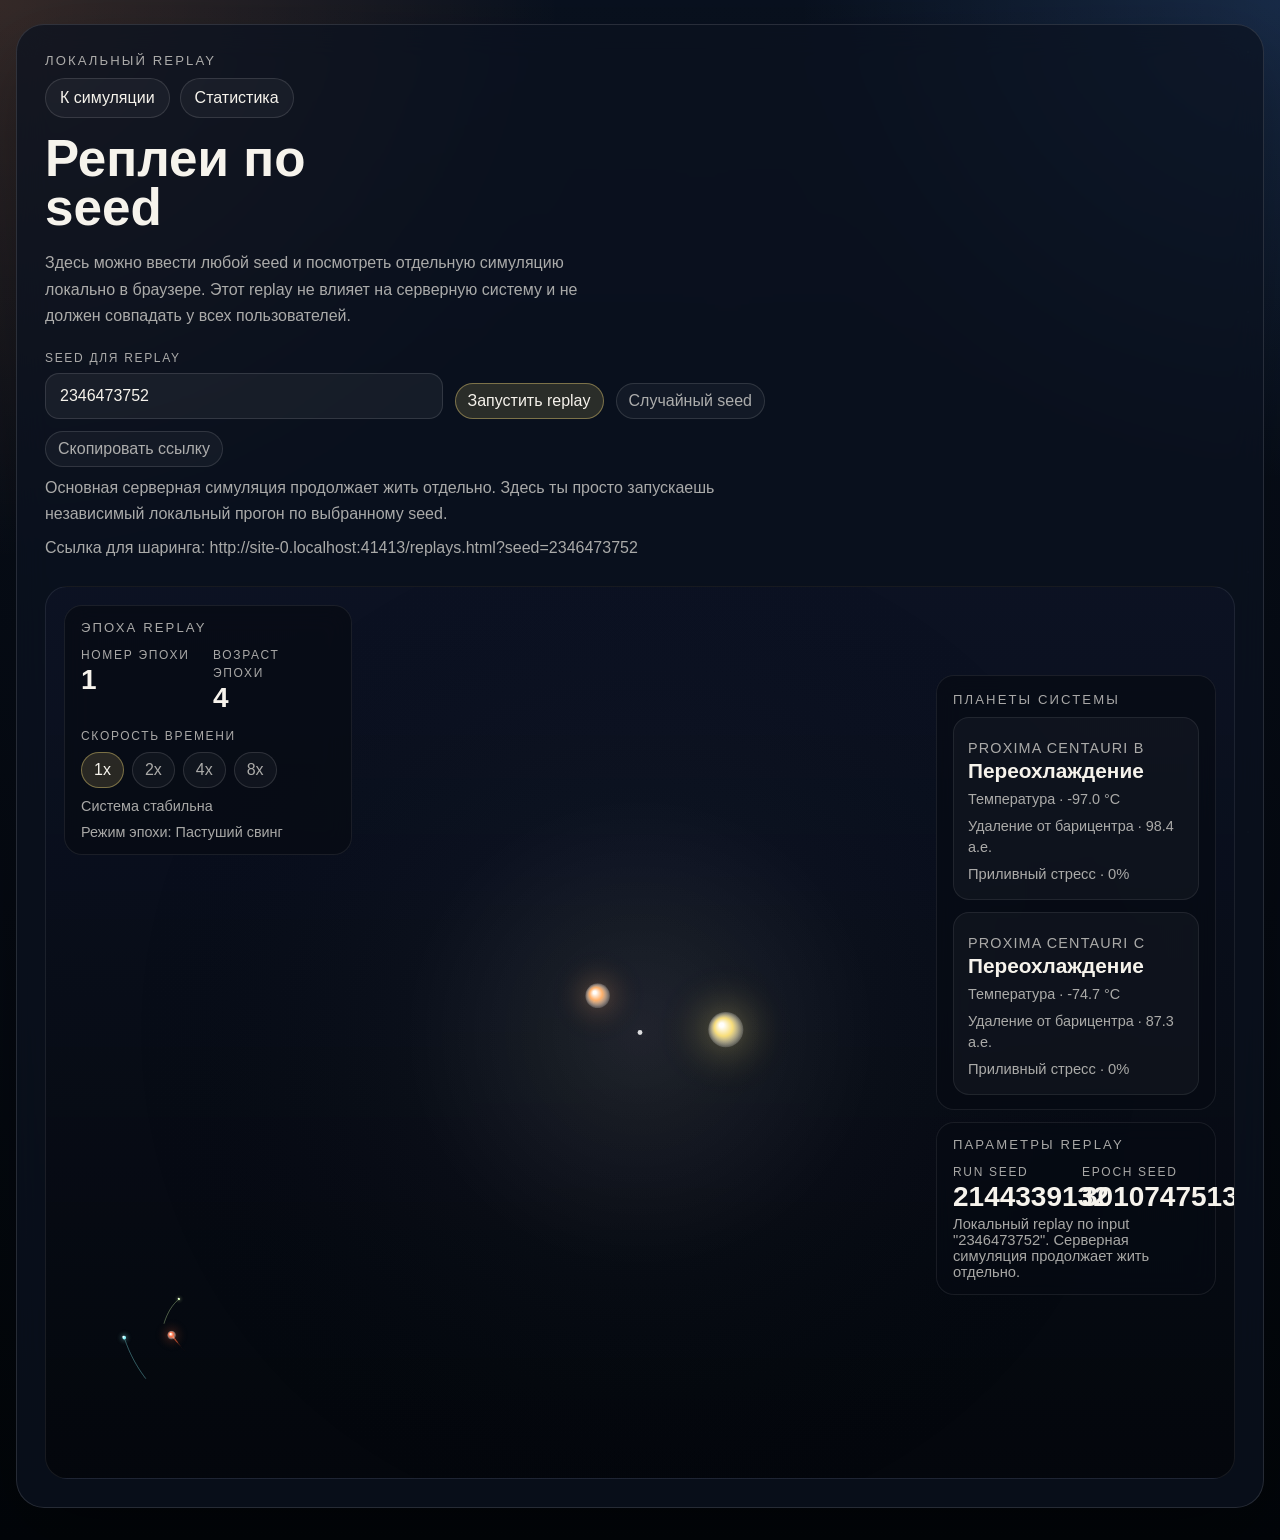
<file: replays.html>
<!doctype html>
<html lang="ru">
  <head>
    <meta charset="UTF-8" />
    <meta name="viewport" content="width=device-width, initial-scale=1.0" />
    <title>Реплеи по seed</title>
    <link rel="stylesheet" href="./styles.css" />
  </head>
  <body>
    <main class="layout">
      <section class="hero">
        <div class="hero-copy">
          <p class="eyebrow">Локальный replay</p>
          <div class="page-actions page-actions-inline">
            <a class="nav-link" href="/">К симуляции</a>
            <a class="nav-link" href="/stats">Статистика</a>
          </div>
          <h1>Реплеи по seed</h1>
          <p class="lead">
            Здесь можно ввести любой seed и посмотреть отдельную симуляцию локально в
            браузере. Этот replay не влияет на серверную систему и не должен
            совпадать у всех пользователей.
          </p>
          <form id="replayForm" class="replay-form">
            <label class="replay-field">
              <span class="stat-label">Seed для replay</span>
              <input
                id="replaySeed"
                class="replay-input"
                type="text"
                name="seed"
                placeholder="Например: 440, ac-proxima, fallingworlds"
                autocomplete="off"
              />
            </label>
            <button id="replayStart" type="submit" class="time-button is-active">
              Запустить replay
            </button>
            <button id="replayRandom" type="button" class="time-button">
              Случайный seed
            </button>
            <button id="replayCopyLink" type="button" class="time-button">
              Скопировать ссылку
            </button>
          </form>
          <p class="replay-hint">
            Основная серверная симуляция продолжает жить отдельно. Здесь ты просто
            запускаешь независимый локальный прогон по выбранному seed.
          </p>
          <p id="replayLegacyWarning" class="replay-warning" hidden></p>
          <p id="replayShareStatus" class="replay-hint"></p>
        </div>

        <div class="scene-frame">
          <canvas id="universe" width="960" height="720" aria-label="Replay симуляции трёх звёзд"></canvas>
          <section class="scene-panel scene-panel-left">
            <p class="eyebrow">Эпоха replay</p>
            <div class="scene-metrics">
              <article class="scene-metric">
                <span class="stat-label">Номер эпохи</span>
                <strong id="epochCount">0</strong>
              </article>
              <article class="scene-metric">
                <span class="stat-label">Возраст эпохи</span>
                <strong id="yearCount">0</strong>
              </article>
            </div>
            <div class="time-controls-block">
              <span class="stat-label">Скорость времени</span>
              <div class="time-controls" aria-label="Скорость времени">
                <button type="button" class="time-button is-active" data-speed="1">1x</button>
                <button type="button" class="time-button" data-speed="2">2x</button>
                <button type="button" class="time-button" data-speed="4">4x</button>
                <button type="button" class="time-button" data-speed="8">8x</button>
              </div>
            </div>
            <p id="systemStatus" class="scene-panel-note">Локальный replay готов</p>
            <p id="regimeLabel" class="scene-panel-note">Режим эпохи: Резонансный дуэт</p>
          </section>
          <aside class="scene-overlay">
            <section class="overlay-card overlay-card-primary">
              <p class="eyebrow">Планеты системы</p>
              <div class="planet-readouts">
                <article class="planet-readout">
                  <p class="planet-readout-title">Proxima Centauri b</p>
                  <strong id="planetBClimateState">Умеренно</strong>
                  <p id="planetBClimateDetail">Температура · +15.0 °C</p>
                  <p id="planetBDistance">Удаление от барицентра · 0.0 а.е.</p>
                  <p id="planetBStress">Приливный стресс · 0%</p>
                </article>
                <article class="planet-readout">
                  <p class="planet-readout-title">Proxima Centauri c</p>
                  <strong id="planetCClimateState">Умеренно</strong>
                  <p id="planetCClimateDetail">Температура · +15.0 °C</p>
                  <p id="planetCDistance">Удаление от барицентра · 0.0 а.е.</p>
                  <p id="planetCStress">Приливный стресс · 0%</p>
                </article>
              </div>
            </section>
            <section class="overlay-card">
              <p class="eyebrow">Параметры replay</p>
              <div class="overlay-metrics">
                <article class="overlay-metric">
                  <span class="stat-label">Run seed</span>
                  <strong id="replayRunSeed">0</strong>
                </article>
                <article class="overlay-metric">
                  <span class="stat-label">Epoch seed</span>
                  <strong id="replayEpochSeed">0</strong>
                </article>
              </div>
              <p id="replayModeNote">Replay работает только в этом браузере.</p>
            </section>
          </aside>
        </div>
      </section>
    </main>

    <script src="./simulation-core.js"></script>
    <script src="./replays.js"></script>
    <script src="./script.js"></script>
  </body>
</html>
</file>
<file: styles.css>
:root {
  --bg-top: #09111f;
  --bg-bottom: #020509;
  --panel: rgba(12, 18, 31, 0.74);
  --panel-border: rgba(255, 255, 255, 0.12);
  --text: #f6f3ec;
  --muted: rgba(246, 243, 236, 0.68);
  --accent-a: #f7dd7a;
  --accent-b: #ffb06a;
  --accent-c: #ff6a3d;
}

* {
  box-sizing: border-box;
}

body {
  margin: 0;
  min-height: 100vh;
  font-family: "Avenir Next", "Segoe UI", "Trebuchet MS", sans-serif;
  color: var(--text);
  background:
    radial-gradient(circle at top left, rgba(255, 155, 82, 0.18), transparent 28%),
    radial-gradient(circle at top right, rgba(94, 161, 255, 0.18), transparent 24%),
    linear-gradient(180deg, var(--bg-top), var(--bg-bottom));
}

body::before {
  content: "";
  position: fixed;
  inset: 0;
  pointer-events: none;
  opacity: 0.32;
  background-image:
    radial-gradient(circle at 20% 30%, rgba(255, 255, 255, 0.8) 0 1px, transparent 1.5px),
    radial-gradient(circle at 80% 20%, rgba(255, 255, 255, 0.6) 0 1px, transparent 1.5px),
    radial-gradient(circle at 70% 70%, rgba(255, 255, 255, 0.7) 0 1px, transparent 1.5px),
    radial-gradient(circle at 35% 80%, rgba(255, 255, 255, 0.75) 0 1px, transparent 1.5px);
  background-size: 260px 260px;
}

.layout {
  position: relative;
  width: min(1580px, calc(100vw - 32px));
  margin: 0 auto;
  padding: 24px 0 32px;
}

.hero {
  backdrop-filter: blur(16px);
  background: var(--panel);
  border: 1px solid var(--panel-border);
  border-radius: 28px;
  box-shadow: 0 30px 80px rgba(0, 0, 0, 0.3);
  padding: 28px;
}

.hero-copy {
  max-width: 720px;
}

.eyebrow {
  margin: 0 0 10px;
  font-size: 0.82rem;
  letter-spacing: 0.16em;
  text-transform: uppercase;
  color: var(--muted);
}

h1,
h2,
h3 {
  margin: 0;
  font-family: "Arial Rounded MT Bold", "Avenir Next Condensed", "Trebuchet MS", sans-serif;
  font-weight: 700;
}

h1 {
  max-width: 12ch;
  font-size: clamp(2.4rem, 4vw, 4.6rem);
  line-height: 0.96;
}

.lead {
  margin: 18px 0 0;
  max-width: 62ch;
  font-size: 1rem;
  line-height: 1.65;
  color: var(--muted);
}

.stat-label {
  font-size: 0.75rem;
  letter-spacing: 0.14em;
  text-transform: uppercase;
  color: var(--muted);
}

.scene-frame {
  position: relative;
  margin-top: 26px;
  border-radius: 22px;
  overflow: hidden;
  background:
    radial-gradient(circle at 50% 50%, rgba(255, 255, 255, 0.06), transparent 32%),
    linear-gradient(180deg, rgba(14, 21, 39, 0.7), rgba(4, 7, 12, 0.95));
  border: 1px solid rgba(255, 255, 255, 0.08);
}

#universe {
  display: block;
  width: 100%;
  aspect-ratio: 4 / 3;
}

.scene-overlay {
  position: absolute;
  top: 88px;
  right: 18px;
  display: grid;
  gap: 12px;
  width: min(280px, calc(100% - 36px));
}

.civilization-banner {
  position: absolute;
  top: 18px;
  left: 50%;
  z-index: 3;
  width: min(460px, calc(100% - 180px));
  padding: 14px 18px;
  border-radius: 999px;
  background: rgba(7, 11, 19, 0.82);
  border: 1px solid rgba(255, 255, 255, 0.12);
  backdrop-filter: blur(12px);
  text-align: center;
  font-size: 0.98rem;
  color: var(--text);
  box-shadow: 0 16px 40px rgba(0, 0, 0, 0.28);
  transform: translateX(-50%);
}

.scene-panel {
  position: absolute;
  z-index: 2;
  border-radius: 18px;
  background: rgba(7, 11, 19, 0.74);
  border: 1px solid rgba(255, 255, 255, 0.08);
  backdrop-filter: blur(12px);
}

.scene-panel-left {
  top: 18px;
  left: 18px;
  width: min(288px, calc(100% - 36px));
  padding: 14px 16px;
}

.scene-metrics {
  display: grid;
  grid-template-columns: repeat(2, minmax(0, 1fr));
  gap: 10px;
}

.scene-metric {
  min-width: 0;
}

.scene-metric strong,
.overlay-card .overlay-metric strong {
  display: block;
  margin-top: 4px;
  font-family: "Arial Rounded MT Bold", "Avenir Next Condensed", "Trebuchet MS", sans-serif;
  font-size: 1.75rem;
  line-height: 0.95;
}

.scene-panel-note {
  margin: 10px 0 0;
  color: var(--muted);
  font-size: 0.9rem;
}

.time-controls-block {
  margin-top: 14px;
}

.time-controls {
  display: inline-flex;
  gap: 8px;
  margin-top: 8px;
}

.time-button {
  padding: 8px 12px;
  border: 1px solid rgba(255, 255, 255, 0.12);
  border-radius: 999px;
  background: rgba(255, 255, 255, 0.04);
  color: var(--muted);
  font: inherit;
  cursor: pointer;
  transition:
    color 160ms ease,
    border-color 160ms ease,
    background 160ms ease;
}

.time-button.is-active {
  color: var(--text);
  border-color: rgba(247, 221, 122, 0.4);
  background: rgba(247, 221, 122, 0.14);
}

.civilization-banner.is-burn {
  border-color: rgba(255, 132, 72, 0.42);
  box-shadow: 0 16px 40px rgba(255, 132, 72, 0.16);
}

.civilization-banner.is-freeze {
  border-color: rgba(145, 209, 255, 0.42);
  box-shadow: 0 16px 40px rgba(145, 209, 255, 0.16);
}

.civilization-banner.is-rebirth {
  border-color: rgba(247, 221, 122, 0.42);
  box-shadow: 0 16px 40px rgba(247, 221, 122, 0.16);
}

.overlay-card {
  padding: 14px 16px;
  border-radius: 18px;
  background: rgba(7, 11, 19, 0.7);
  border: 1px solid rgba(255, 255, 255, 0.08);
  backdrop-filter: blur(12px);
}

.overlay-card strong {
  display: block;
  margin-top: 2px;
  font-family: "Arial Rounded MT Bold", "Avenir Next Condensed", "Trebuchet MS", sans-serif;
  font-size: 1.3rem;
}

.overlay-card-primary {
  padding-top: 16px;
}

.planet-readouts {
  display: grid;
  gap: 12px;
}

.planet-readout {
  padding: 14px;
  border-radius: 16px;
  background: rgba(255, 255, 255, 0.035);
  border: 1px solid rgba(255, 255, 255, 0.08);
}

.planet-readout-title {
  margin: 0 0 8px;
  font-size: 0.86rem;
  letter-spacing: 0.08em;
  text-transform: uppercase;
  color: var(--muted);
}

.planet-readout strong {
  display: block;
  margin-top: 0;
}

.planet-readout p:last-child,
.planet-readout p {
  margin: 6px 0 0;
  color: var(--muted);
  font-size: 0.9rem;
  line-height: 1.45;
}

.overlay-metrics {
  display: grid;
  grid-template-columns: repeat(2, minmax(0, 1fr));
  gap: 12px;
  margin-top: 2px;
}

.overlay-divider {
  height: 1px;
  margin: 14px 0 12px;
  background: linear-gradient(90deg, rgba(255, 255, 255, 0.12), rgba(255, 255, 255, 0.03));
}

.page-header {
  display: flex;
  align-items: flex-start;
  justify-content: space-between;
  gap: 18px;
}

.page-header-copy {
  max-width: 760px;
}

.page-actions {
  display: flex;
  align-items: center;
  gap: 10px;
}

.page-actions-inline {
  margin-bottom: 16px;
  justify-content: flex-start;
}

.replay-form {
  display: flex;
  flex-wrap: wrap;
  gap: 12px;
  align-items: flex-end;
  margin-top: 22px;
}

.replay-field {
  display: grid;
  gap: 8px;
  flex: 1 1 320px;
  min-width: min(320px, 100%);
}

.replay-input {
  min-height: 46px;
  padding: 11px 14px;
  border: 1px solid rgba(255, 255, 255, 0.12);
  border-radius: 14px;
  background: rgba(255, 255, 255, 0.05);
  color: var(--text);
  font: inherit;
}

.replay-input::placeholder {
  color: rgba(246, 243, 236, 0.42);
}

.replay-input:focus {
  outline: none;
  border-color: rgba(247, 221, 122, 0.42);
  box-shadow: 0 0 0 3px rgba(247, 221, 122, 0.12);
}

.replay-hint {
  margin: 8px 0 0;
  color: var(--muted);
  line-height: 1.6;
}

.replay-warning {
  margin: 12px 0 0;
  padding: 12px 14px;
  border-radius: 16px;
  background: rgba(255, 176, 106, 0.12);
  border: 1px solid rgba(255, 176, 106, 0.26);
  color: #ffe4c7;
  line-height: 1.55;
}

.overlay-metric {
  min-width: 0;
}

.nav-link {
  display: inline-flex;
  align-items: center;
  justify-content: center;
  min-height: 40px;
  padding: 8px 14px;
  border-radius: 999px;
  border: 1px solid rgba(255, 255, 255, 0.12);
  background: rgba(255, 255, 255, 0.04);
  color: var(--text);
  text-decoration: none;
  transition:
    color 160ms ease,
    border-color 160ms ease,
    background 160ms ease;
}

.nav-link:hover,
.time-button:hover {
  color: var(--text);
  border-color: rgba(247, 221, 122, 0.36);
  background: rgba(247, 221, 122, 0.12);
}

.stats-shell {
  display: grid;
  gap: 22px;
}

.stats-grid {
  display: grid;
  grid-template-columns: repeat(4, minmax(0, 1fr));
  gap: 14px;
}

.stats-grid-three {
  grid-template-columns: repeat(3, minmax(0, 1fr));
}

.stats-card {
  padding: 18px;
  border-radius: 20px;
  background: rgba(7, 11, 19, 0.66);
  border: 1px solid rgba(255, 255, 255, 0.08);
  backdrop-filter: blur(12px);
}

.stats-card strong {
  display: block;
  margin-top: 8px;
  font-family: "Arial Rounded MT Bold", "Avenir Next Condensed", "Trebuchet MS", sans-serif;
  font-size: clamp(1.9rem, 3vw, 2.8rem);
  line-height: 0.95;
}

.stats-split {
  display: grid;
  grid-template-columns: repeat(2, minmax(0, 1fr));
  gap: 14px;
}

.stats-detail-card {
  min-height: 142px;
}

.stats-detail {
  margin: 12px 0 0;
  color: var(--muted);
  line-height: 1.5;
}

.stats-panel {
  padding: 18px;
}

.stats-panel-header {
  display: flex;
  align-items: flex-start;
  justify-content: space-between;
  gap: 12px;
}

.stats-generated {
  margin: 8px 0 0;
  color: var(--muted);
}

.reason-list {
  display: grid;
  gap: 10px;
}

.reason-item {
  padding: 14px;
  border-radius: 16px;
  background: rgba(255, 255, 255, 0.035);
  border: 1px solid rgba(255, 255, 255, 0.07);
}

.reason-item-head {
  display: flex;
  align-items: flex-start;
  justify-content: space-between;
  gap: 12px;
}

.reason-item-head strong {
  font-size: 1rem;
  line-height: 1.4;
}

.reason-item-head span {
  display: inline-flex;
  align-items: center;
  justify-content: center;
  min-width: 34px;
  min-height: 34px;
  padding: 0 10px;
  border-radius: 999px;
  background: rgba(247, 221, 122, 0.12);
  color: var(--accent-a);
  font-family: "Arial Rounded MT Bold", "Avenir Next Condensed", "Trebuchet MS", sans-serif;
}

.reason-item p {
  margin: 8px 0 0;
  color: var(--muted);
}

.epoch-history {
  display: grid;
  gap: 14px;
}

.epoch-record {
  padding: 16px;
  border-radius: 18px;
  background:
    radial-gradient(circle at top right, rgba(255, 176, 106, 0.08), transparent 32%),
    rgba(255, 255, 255, 0.03);
  border: 1px solid rgba(255, 255, 255, 0.08);
}

.epoch-record-head {
  display: flex;
  align-items: flex-start;
  justify-content: space-between;
  gap: 12px;
}

.epoch-record-head strong {
  margin-top: 2px;
  display: block;
  font-size: 1.45rem;
}

.epoch-badge {
  display: inline-flex;
  align-items: center;
  justify-content: center;
  min-height: 34px;
  padding: 6px 12px;
  border-radius: 999px;
  background: rgba(255, 255, 255, 0.05);
  color: var(--muted);
}

.epoch-record-reason {
  margin: 12px 0 0;
  font-size: 1rem;
}

.epoch-record-actions {
  display: flex;
  align-items: center;
  gap: 10px;
  margin-top: 14px;
}

.epoch-record-host {
  margin: 10px 0 0;
  color: var(--accent-a);
  font-size: 0.9rem;
  letter-spacing: 0.04em;
  text-transform: uppercase;
}

.epoch-planets {
  display: grid;
  grid-template-columns: repeat(auto-fit, minmax(220px, 1fr));
  gap: 10px;
  margin-top: 14px;
}

.epoch-planet {
  padding: 12px;
  border-radius: 14px;
  background: rgba(7, 11, 19, 0.6);
  border: 1px solid rgba(255, 255, 255, 0.06);
}

.epoch-planet strong {
  display: block;
  font-size: 1rem;
}

.epoch-planet span {
  display: block;
  margin-top: 4px;
  color: var(--accent-a);
}

.epoch-planet p {
  margin: 8px 0 0;
  color: var(--muted);
  line-height: 1.45;
}

.epoch-civilizations {
  display: grid;
  grid-template-columns: repeat(auto-fit, minmax(180px, 1fr));
  gap: 10px;
  margin-top: 14px;
}

.epoch-civilization {
  padding: 12px;
  border-radius: 14px;
  background: rgba(7, 11, 19, 0.6);
  border: 1px solid rgba(255, 255, 255, 0.06);
}

.epoch-civilization strong {
  display: block;
  font-size: 1rem;
}

.epoch-civilization span {
  display: block;
  margin-top: 4px;
  color: var(--accent-a);
}

.epoch-civilization p {
  margin: 8px 0 0;
  color: var(--muted);
  line-height: 1.45;
}

.stats-empty {
  margin: 0;
  color: var(--muted);
  line-height: 1.6;
}

@media (max-width: 1080px) {
  .stats-grid {
    grid-template-columns: repeat(2, minmax(0, 1fr));
  }

  .stats-grid-three {
    grid-template-columns: 1fr;
  }

  .stats-split {
    grid-template-columns: 1fr;
  }
}

@media (max-width: 760px) {
  .page-header {
    flex-direction: column;
  }

  .page-actions {
    width: 100%;
    justify-content: flex-start;
    flex-wrap: wrap;
  }

  .replay-form {
    flex-direction: column;
    align-items: stretch;
  }

  .replay-field {
    min-width: 0;
  }

  .stats-grid {
    grid-template-columns: 1fr;
  }
}

.civilization-death-notice {
  margin: 12px 0 0;
  padding: 9px 12px;
  border-radius: 999px;
  background: rgba(255, 96, 72, 0.12);
  border: 1px solid rgba(255, 96, 72, 0.22);
  color: #ffd6ce;
  font-size: 0.84rem;
  letter-spacing: 0.04em;
  text-transform: uppercase;
}

.overlay-card p:last-child {
  margin: 6px 0 0;
  color: var(--muted);
  font-size: 0.92rem;
}

.epoch-ranking {
  margin: 0;
  padding-left: 20px;
  display: grid;
  gap: 10px;
  color: var(--muted);
  font-size: 0.92rem;
}

.epoch-ranking li::marker {
  color: rgba(255, 255, 255, 0.55);
  font-variant-numeric: tabular-nums;
}

.epoch-ranking-empty {
  list-style: none;
  margin-left: -22px;
}

.epoch-ranking strong {
  color: var(--text);
  font-weight: 700;
}

.epoch-ranking p,
.epoch-ranking span {
  display: block;
}

.epoch-ranking p {
  margin: 4px 0 0;
  color: var(--text);
  font-size: 0.88rem;
}

.epoch-ranking span {
  margin-top: 3px;
  color: var(--muted);
  font-size: 0.82rem;
}

@media (max-width: 1080px) {
  .hero {
    padding: 22px;
  }
}

@media (max-width: 640px) {
  .layout {
    width: min(100vw - 20px, 100%);
    padding: 10px 0 24px;
  }

  .hero {
    border-radius: 22px;
  }

  h1 {
    font-size: 2.35rem;
  }

  .scene-overlay {
    position: static;
    width: 100%;
    margin: 12px 0 0;
  }

  .civilization-banner {
    top: 14px;
    width: min(calc(100% - 24px), 460px);
  }

  .scene-panel-left {
    top: 14px;
    left: 14px;
    width: min(248px, calc(100% - 28px));
    padding: 12px 14px;
  }

  .scene-metrics,
  .overlay-metrics {
    grid-template-columns: 1fr;
    gap: 8px;
  }

  .time-controls {
    flex-wrap: wrap;
  }
}
</file>
